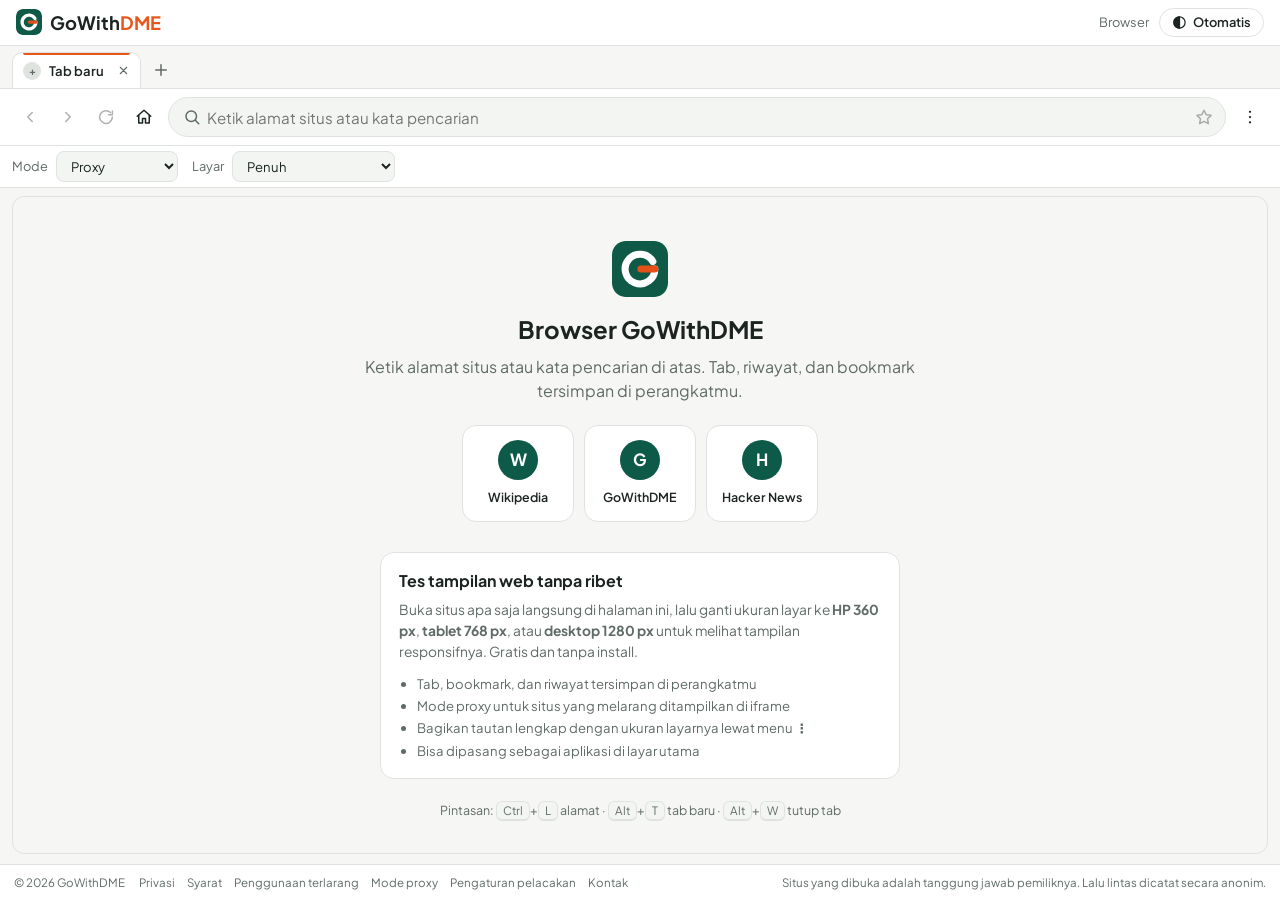
<file: index.html>
<!DOCTYPE html>
<html lang="id">
<head>
<meta charset="UTF-8">
<meta name="viewport" content="width=device-width, initial-scale=1, viewport-fit=cover">
<meta name="color-scheme" content="light dark">
<meta name="theme-color" content="#ffffff" id="themeColor">
<script>(function(){try{var t=JSON.parse(localStorage.getItem("gwd.theme"))||"auto";var d=t==="dark"||(t==="auto"&&matchMedia("(prefers-color-scheme: dark)").matches);document.documentElement.dataset.theme=d?"dark":"light"}catch(e){}})();</script>
<title>Browser Online &amp; Tes Tampilan Web di Layar HP, Tablet, Desktop · GoWithDME</title>
<meta name="description" content="Browser online gratis tanpa install: buka situs di dalam halaman dengan tab, bookmark, dan riwayat, lalu tes tampilan web di layar HP, tablet, dan desktop.">
<link rel="canonical" href="https://browser.gowithdme.com/">
<link rel="manifest" href="manifest.webmanifest">
<meta name="mobile-web-app-capable" content="yes">
<meta name="apple-mobile-web-app-capable" content="yes">
<meta name="apple-mobile-web-app-title" content="GWD Browser">
<meta name="apple-mobile-web-app-status-bar-style" content="default">
<meta property="og:type" content="website">
<meta property="og:site_name" content="GoWithDME">
<meta property="og:locale" content="id_ID">
<meta property="og:url" content="https://browser.gowithdme.com/">
<meta property="og:title" content="Browser GoWithDME: Browser Online &amp; Tes Tampilan Web">
<meta property="og:description" content="Lihat situs di layar HP, tablet, dan desktop. Gratis, tanpa install.">
<meta property="og:image" content="https://browser.gowithdme.com/assets/og-image.png">
<meta property="og:image:width" content="1200">
<meta property="og:image:height" content="630">
<meta property="og:image:alt" content="Browser GoWithDME: tes tampilan web di layar HP, tablet, dan desktop">
<meta name="twitter:card" content="summary_large_image">
<meta name="twitter:title" content="Browser GoWithDME: Browser Online &amp; Tes Tampilan Web">
<meta name="twitter:description" content="Lihat situs di layar HP, tablet, dan desktop. Gratis, tanpa install.">
<meta name="twitter:image" content="https://browser.gowithdme.com/assets/og-image.png">
<script type="application/ld+json">{"@context":"https://schema.org","@type":"WebApplication","name":"Browser GoWithDME","url":"https://browser.gowithdme.com/","description":"Browser online untuk membuka situs dan tes tampilan web di layar HP, tablet, dan desktop.","applicationCategory":"UtilitiesApplication","operatingSystem":"Any","inLanguage":"id","isAccessibleForFree":true,"offers":{"@type":"Offer","price":"0","priceCurrency":"IDR"},"publisher":{"@type":"Organization","name":"GoWithDME","url":"https://gowithdme.com/"}}</script>
<link rel="icon" href="assets/favicon.svg" type="image/svg+xml">
<link rel="icon" href="assets/favicon-32.png" sizes="32x32" type="image/png">
<link rel="icon" href="assets/favicon.ico" sizes="any">
<link rel="apple-touch-icon" href="assets/apple-touch-icon.png">
<link rel="preconnect" href="https://fonts.googleapis.com">
<link rel="preconnect" href="https://fonts.gstatic.com" crossorigin>
<link href="https://fonts.googleapis.com/css2?family=Plus+Jakarta+Sans:wght@400;600;700&display=swap" rel="stylesheet">
<link rel="stylesheet" href="css/style.css">
<link rel="stylesheet" href="css/browser.css">
</head>
<body>

<!-- Ikon (SVG sprite) -->
<svg width="0" height="0" style="position:absolute" aria-hidden="true" focusable="false">
  <defs>
    <symbol id="i-back" viewBox="0 0 24 24"><path d="M15 18l-6-6 6-6"/></symbol>
    <symbol id="i-fwd" viewBox="0 0 24 24"><path d="M9 18l6-6-6-6"/></symbol>
    <symbol id="i-reload" viewBox="0 0 24 24"><path d="M20.5 12a8.5 8.5 0 1 1-2.6-6.1"/><path d="M20.5 4v5h-5"/></symbol>
    <symbol id="i-x" viewBox="0 0 24 24"><path d="M18 6L6 18M6 6l12 12"/></symbol>
    <symbol id="i-home" viewBox="0 0 24 24"><path d="M3 11l9-8 9 8"/><path d="M5 10v10h5v-6h4v6h5V10"/></symbol>
    <symbol id="i-star" viewBox="0 0 24 24"><path d="M12 3l2.9 5.9 6.5.9-4.7 4.6 1.1 6.5L12 17.8 6.2 20.9l1.1-6.5L2.6 9.8l6.5-.9z"/></symbol>
    <symbol id="i-dots" viewBox="0 0 24 24"><path d="M12 5h.01M12 12h.01M12 19h.01" stroke-width="3"/></symbol>
    <symbol id="i-lock" viewBox="0 0 24 24"><rect x="5" y="11" width="14" height="10" rx="2"/><path d="M8 11V8a4 4 0 0 1 8 0v3"/></symbol>
    <symbol id="i-globe" viewBox="0 0 24 24"><circle cx="12" cy="12" r="9"/><path d="M3 12h18M12 3a14 14 0 0 1 0 18M12 3a14 14 0 0 0 0 18"/></symbol>
    <symbol id="i-search" viewBox="0 0 24 24"><circle cx="11" cy="11" r="7"/><path d="M21 21l-4.3-4.3"/></symbol>
    <symbol id="i-plus" viewBox="0 0 24 24"><path d="M12 5v14M5 12h14"/></symbol>
    <symbol id="i-sun" viewBox="0 0 24 24"><circle cx="12" cy="12" r="4"/><path d="M12 2v2M12 20v2M4.9 4.9l1.4 1.4M17.7 17.7l1.4 1.4M2 12h2M20 12h2M4.9 19.1l1.4-1.4M17.7 6.3l1.4-1.4"/></symbol>
    <symbol id="i-moon" viewBox="0 0 24 24"><path d="M20.5 13.2A8.5 8.5 0 1 1 10.8 3.5a6.8 6.8 0 0 0 9.7 9.7z"/></symbol>
    <symbol id="i-auto" viewBox="0 0 24 24"><circle cx="12" cy="12" r="9"/><path d="M12 3a9 9 0 0 0 0 18z" fill="currentColor"/></symbol>
    <symbol id="i-ext" viewBox="0 0 24 24"><path d="M14 4h6v6M20 4l-9 9"/><path d="M18 14v6H4V6h6"/></symbol>
    <symbol id="i-history" viewBox="0 0 24 24"><path d="M3.5 12a8.5 8.5 0 1 0 2.6-6.1"/><path d="M3.5 4v5h5M12 7.5V12l3 2"/></symbol>
    <symbol id="i-alert" viewBox="0 0 24 24"><path d="M12 3l10 18H2z"/><path d="M12 10v5M12 18h.01"/></symbol>
  </defs>
</svg>

<a class="skip" href="#stage">Lompat ke halaman</a>

<div class="chrome" id="chrome">
<header class="top">
  <a class="brand" href="https://gowithdme.com/"><img src="assets/favicon.svg" alt="" width="26" height="26">GoWith<span>DME</span></a>
  <span class="tag">Browser</span>
  <button type="button" class="themeBtn" id="themeBtn" title="Ganti tema" aria-label="Ganti tema"></button>
</header>

<div class="tabs" id="tabs" role="tablist" aria-label="Tab"></div>

<div class="bar toolbar">
  <div class="navgrp">
    <button type="button" class="ib" id="back" title="Mundur (Alt+←)" aria-label="Mundur" disabled><svg class="ic"><use href="#i-back"/></svg></button>
    <button type="button" class="ib" id="fwd" title="Maju (Alt+→)" aria-label="Maju" disabled><svg class="ic"><use href="#i-fwd"/></svg></button>
    <button type="button" class="ib" id="reload" title="Muat ulang" aria-label="Muat ulang" disabled><svg class="ic"><use href="#i-reload"/></svg></button>
    <button type="button" class="ib" id="home" title="Beranda" aria-label="Beranda"><svg class="ic"><use href="#i-home"/></svg></button>
  </div>
  <form id="form" class="omni" novalidate role="search">
    <svg class="ic lead" id="secIcon" aria-hidden="true"><use href="#i-search"/></svg>
    <input id="url" type="text" inputmode="url" autocomplete="off" autocapitalize="off" spellcheck="false"
           placeholder="Ketik alamat situs atau kata pencarian" aria-label="Alamat atau pencarian"
           role="combobox" aria-autocomplete="list" aria-expanded="false" aria-controls="sugg">
    <span class="chip" id="modeChip" hidden></span>
    <button type="button" class="ib inl" id="star" title="Bookmark" aria-label="Bookmark" aria-pressed="false" disabled><svg class="ic"><use href="#i-star"/></svg></button>
    <ul class="sugg" id="sugg" role="listbox" aria-label="Saran" hidden></ul>
  </form>
  <button type="button" class="ib" id="menuBtn" title="Menu" aria-label="Menu" aria-haspopup="true" aria-expanded="false" aria-controls="menu"><svg class="ic"><use href="#i-dots"/></svg></button>
  <div class="menu" id="menu" role="menu" hidden></div>
</div>

<div class="bar opts">
  <label title="Proxy disarankan: situs yang melarang iframe tetap bisa dibuka. Langsung: dimuat apa adanya.">Mode
    <select id="mode">
      <option value="proxy">Proxy</option>
      <option value="direct">Langsung</option>
    </select>
  </label>
  <label>Layar
    <select id="size">
      <option value="0">Penuh</option>
      <option value="360">HP 360 px</option>
      <option value="768">Tablet 768 px</option>
      <option value="1280">Desktop 1280 px</option>
    </select>
  </label>
  <span class="info" id="info" role="status" aria-live="polite"></span>
</div>
</div>

<div class="load" id="load" hidden role="progressbar" aria-label="Memuat"></div>

<div class="notice" id="notice" hidden role="status">
  <svg class="ic"><use href="#i-alert"/></svg>
  <span id="noticeText"></span>
  <span class="acts">
    <button type="button" id="tryProxy" hidden>Coba lewat proxy</button>
    <a id="openTab" href="#" target="_blank" rel="noopener noreferrer">Buka di tab baru <svg class="ic sm"><use href="#i-ext"/></svg></a>
    <button type="button" class="ib sm" id="noticeX" title="Tutup" aria-label="Tutup pemberitahuan"><svg class="ic"><use href="#i-x"/></svg></button>
  </span>
</div>

<div class="toast" id="toast" role="status" aria-live="polite" hidden></div>
<button type="button" class="exitFocus" id="exitFocus" hidden aria-label="Keluar mode fokus">Keluar fokus</button>

<main class="stage" id="stage" aria-label="Halaman" tabindex="-1">
  <div class="empty" id="empty">
    <img class="hero" src="assets/favicon.svg" alt="" width="56" height="56">
    <h1>Browser GoWithDME</h1>
    <p>Ketik alamat situs atau kata pencarian di atas. Tab, riwayat, dan bookmark tersimpan di perangkatmu.</p>
    <div class="dial" id="dial"></div>
    <section class="about" aria-labelledby="aboutH">
      <h2 id="aboutH">Tes tampilan web tanpa ribet</h2>
      <p>Buka situs apa saja langsung di halaman ini, lalu ganti ukuran layar ke <strong>HP 360 px</strong>, <strong>tablet 768 px</strong>, atau <strong>desktop 1280 px</strong> untuk melihat tampilan responsifnya. Gratis dan tanpa install.</p>
      <ul>
        <li>Tab, bookmark, dan riwayat tersimpan di perangkatmu</li>
        <li>Mode proxy untuk situs yang melarang ditampilkan di iframe</li>
        <li>Bagikan tautan lengkap dengan ukuran layarnya lewat menu <strong>⋮</strong></li>
        <li>Bisa dipasang sebagai aplikasi di layar utama</li>
      </ul>
    </section>
    <p class="hint">Pintasan: <kbd>Ctrl</kbd>+<kbd>L</kbd> alamat · <kbd>Alt</kbd>+<kbd>T</kbd> tab baru · <kbd>Alt</kbd>+<kbd>W</kbd> tutup tab</p>
  </div>
</main>

<footer class="foot" id="foot">
  <span class="copy">&copy; 2026 GoWithDME</span>
  <nav aria-label="Informasi legal">
    <a href="legal.html#privasi" target="_blank" rel="noopener">Privasi</a>
    <a href="legal.html#syarat" target="_blank" rel="noopener">Syarat</a>
    <a href="legal.html#larangan" target="_blank" rel="noopener">Penggunaan terlarang</a>
    <a href="legal.html#proxy" target="_blank" rel="noopener">Mode proxy</a>
    <a href="legal.html#pelacakan" target="_blank" rel="noopener">Pengaturan pelacakan</a>
    <a href="legal.html#kontak" target="_blank" rel="noopener">Kontak</a>
  </nav>
  <span class="note">Situs yang dibuka adalah tanggung jawab pemiliknya. Lalu lintas dicatat secara anonim.</span>
</footer>

<noscript><p style="padding:20px;text-align:center">Browser ini membutuhkan JavaScript.</p></noscript>

<script src="js/config.js"></script>
<script src="js/track.js"></script>
<script src="js/moderasi.js"></script>
<script src="js/pwa.js"></script>
<script src="js/browser.js"></script>
</body>
</html>
</file>
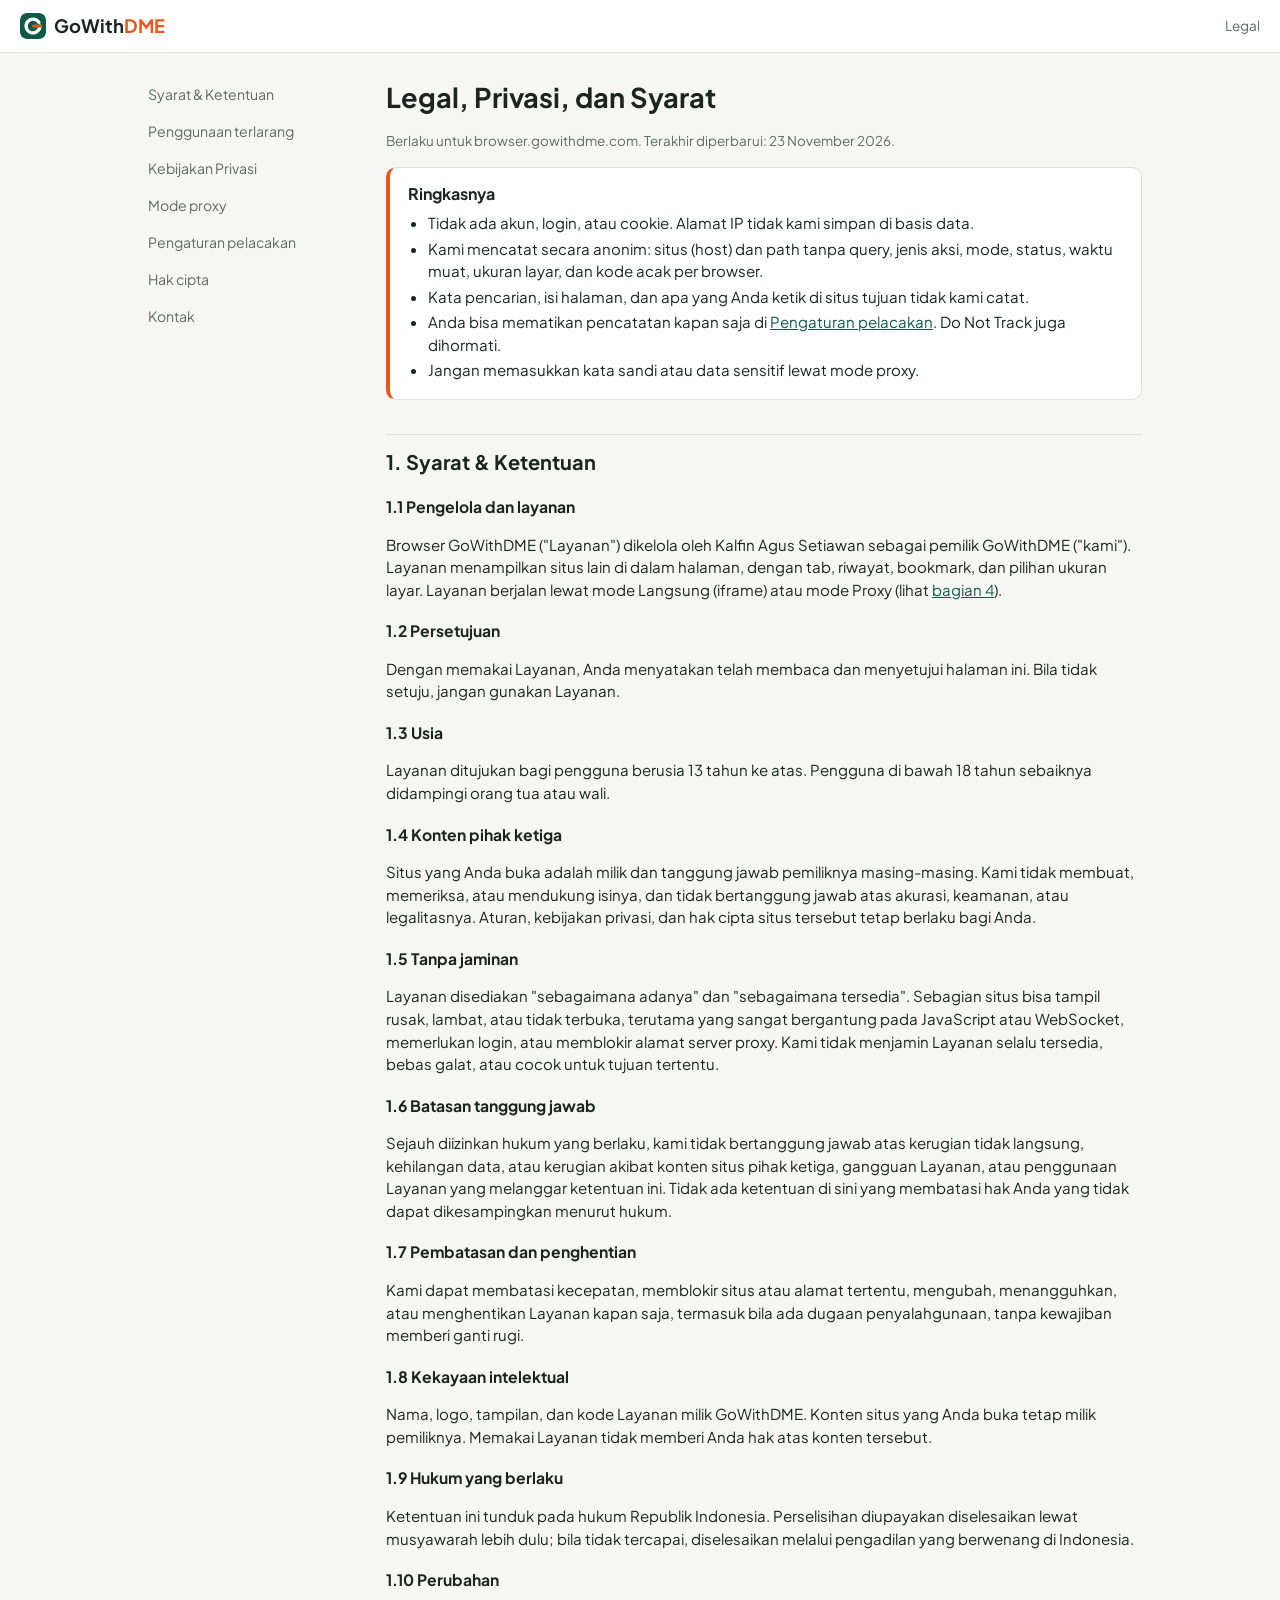
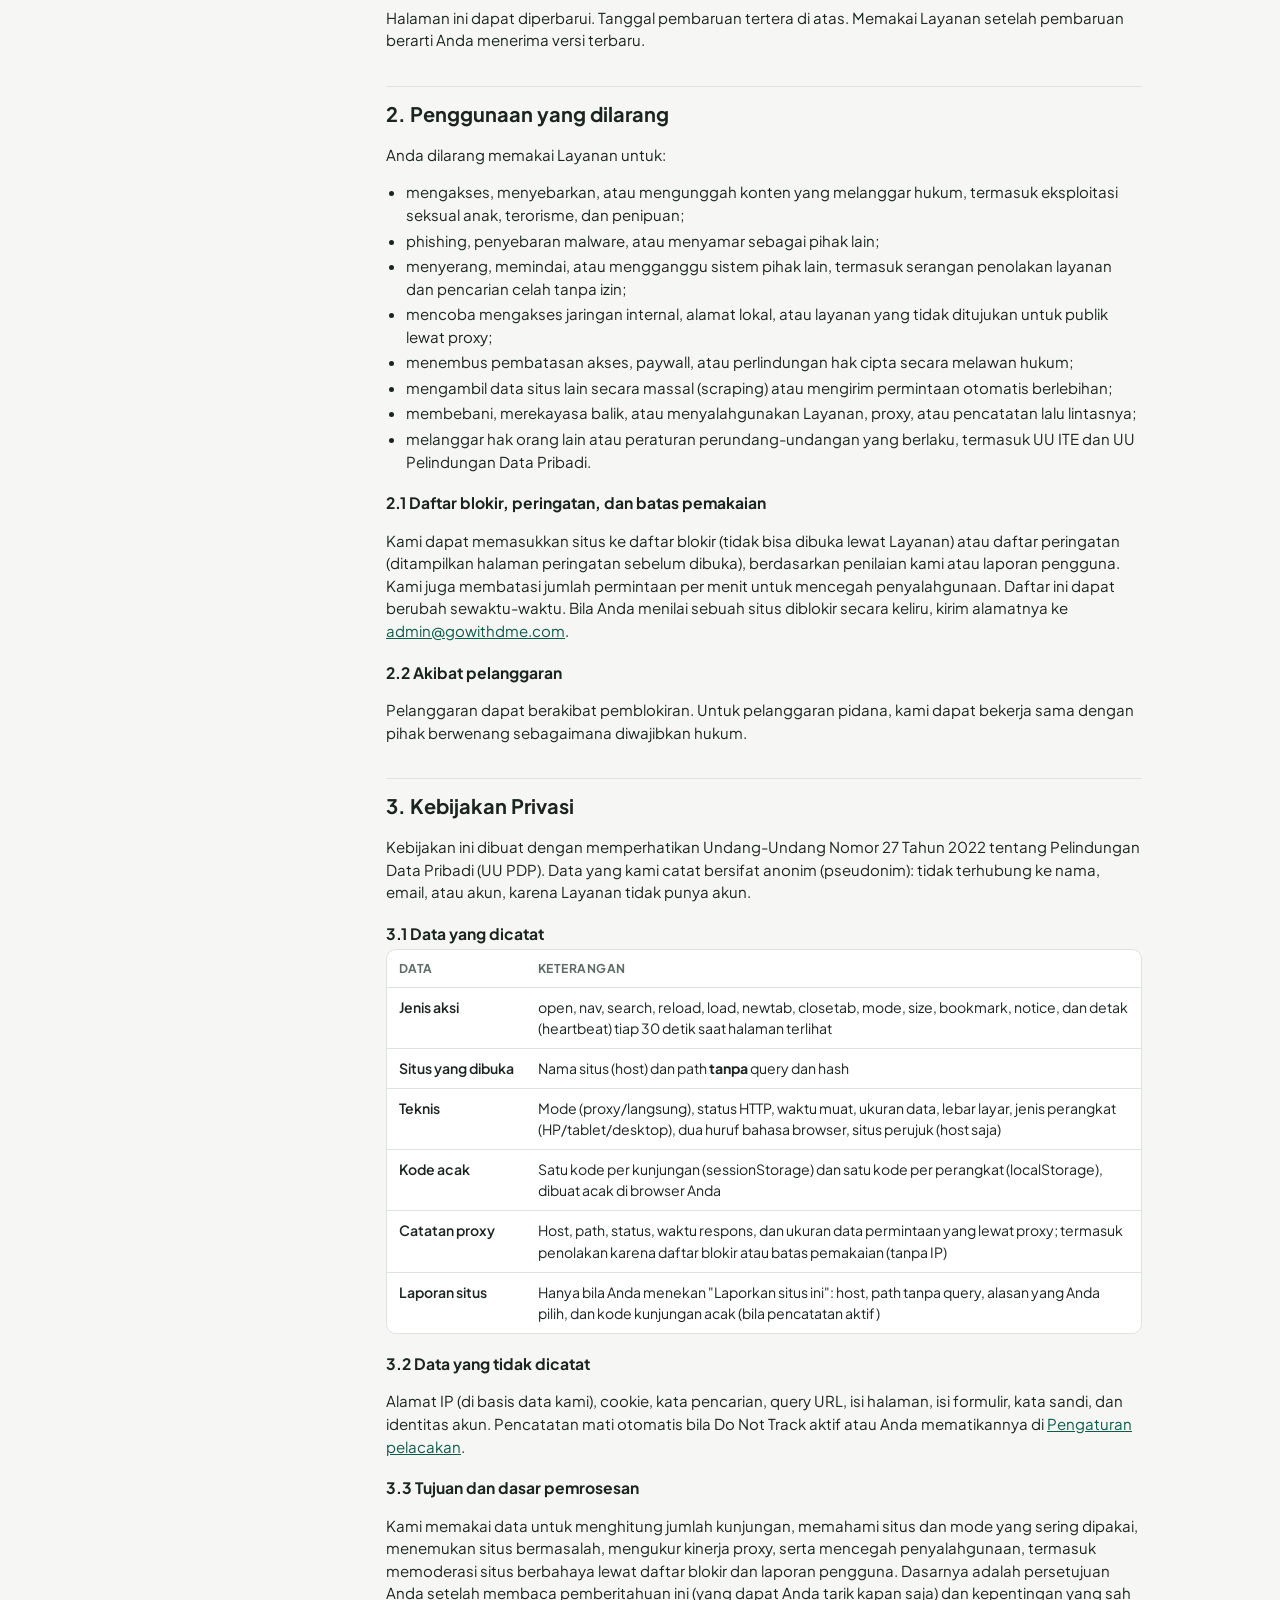
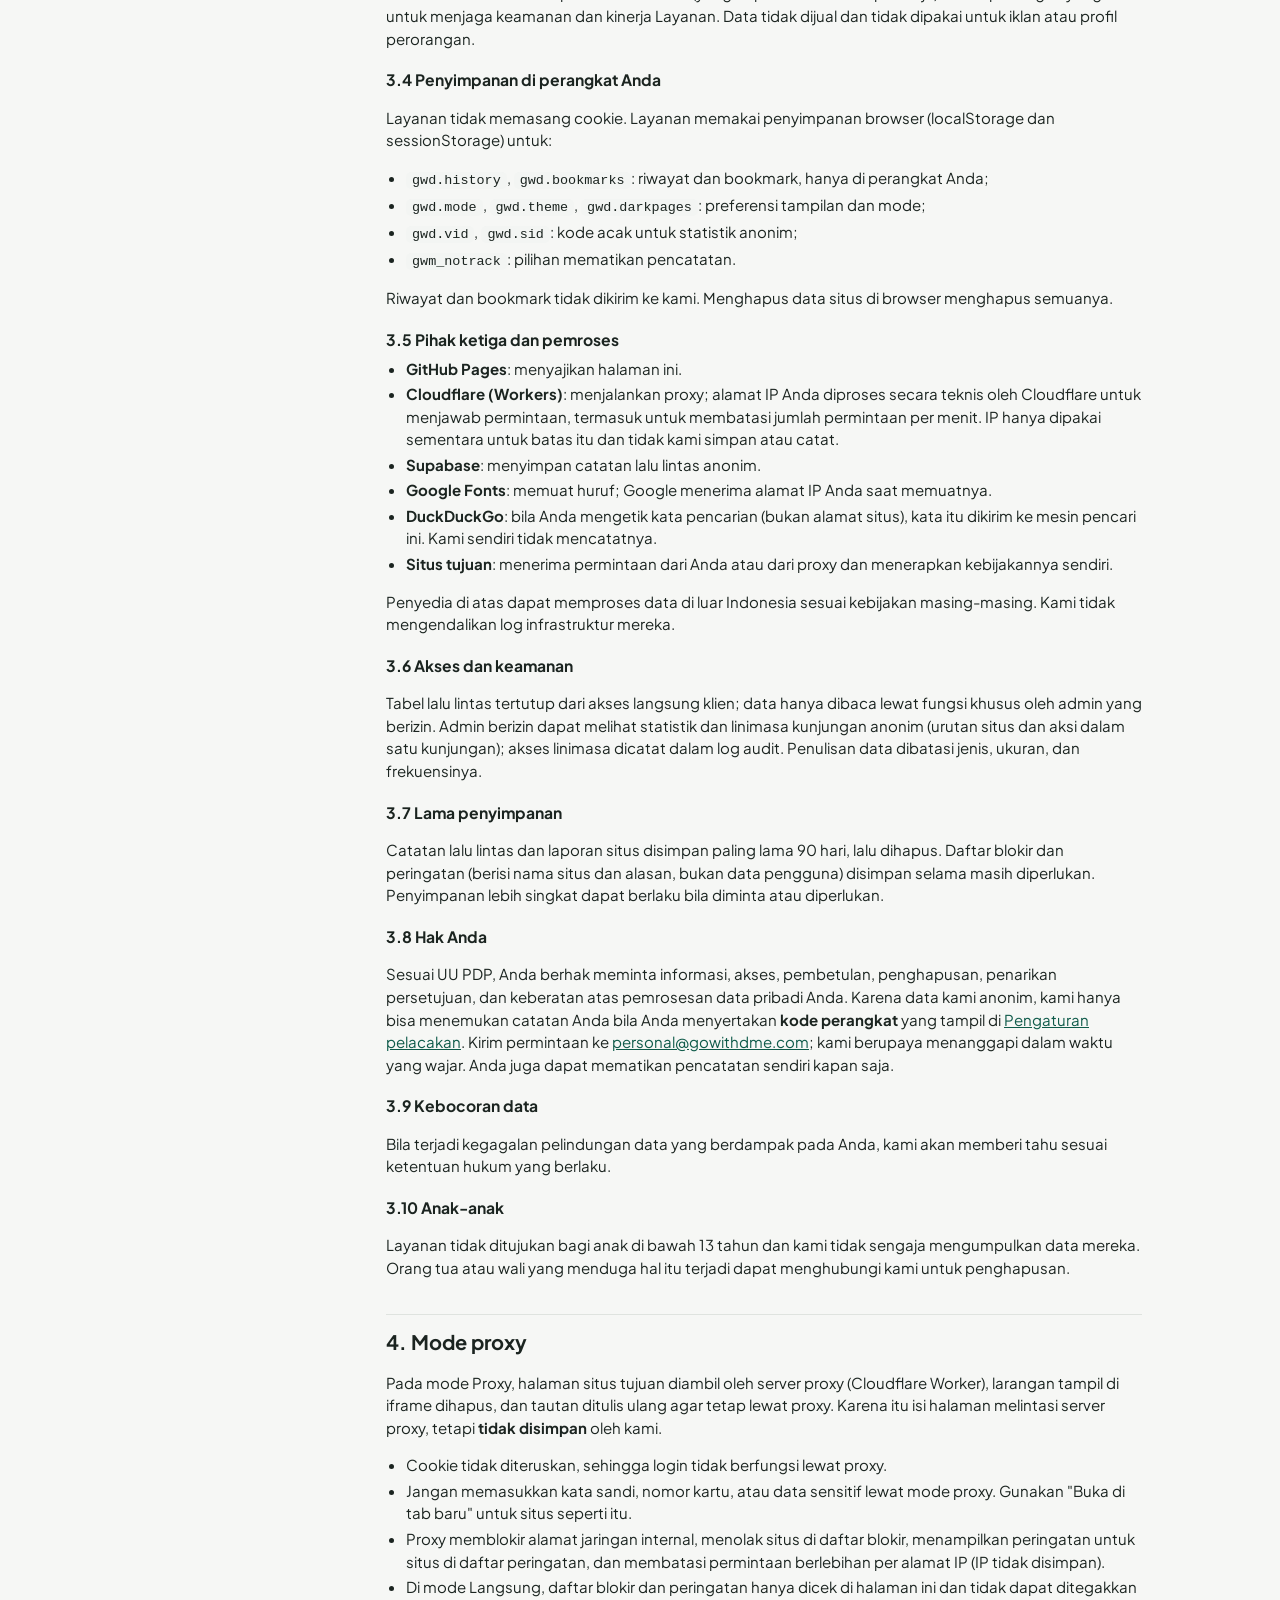
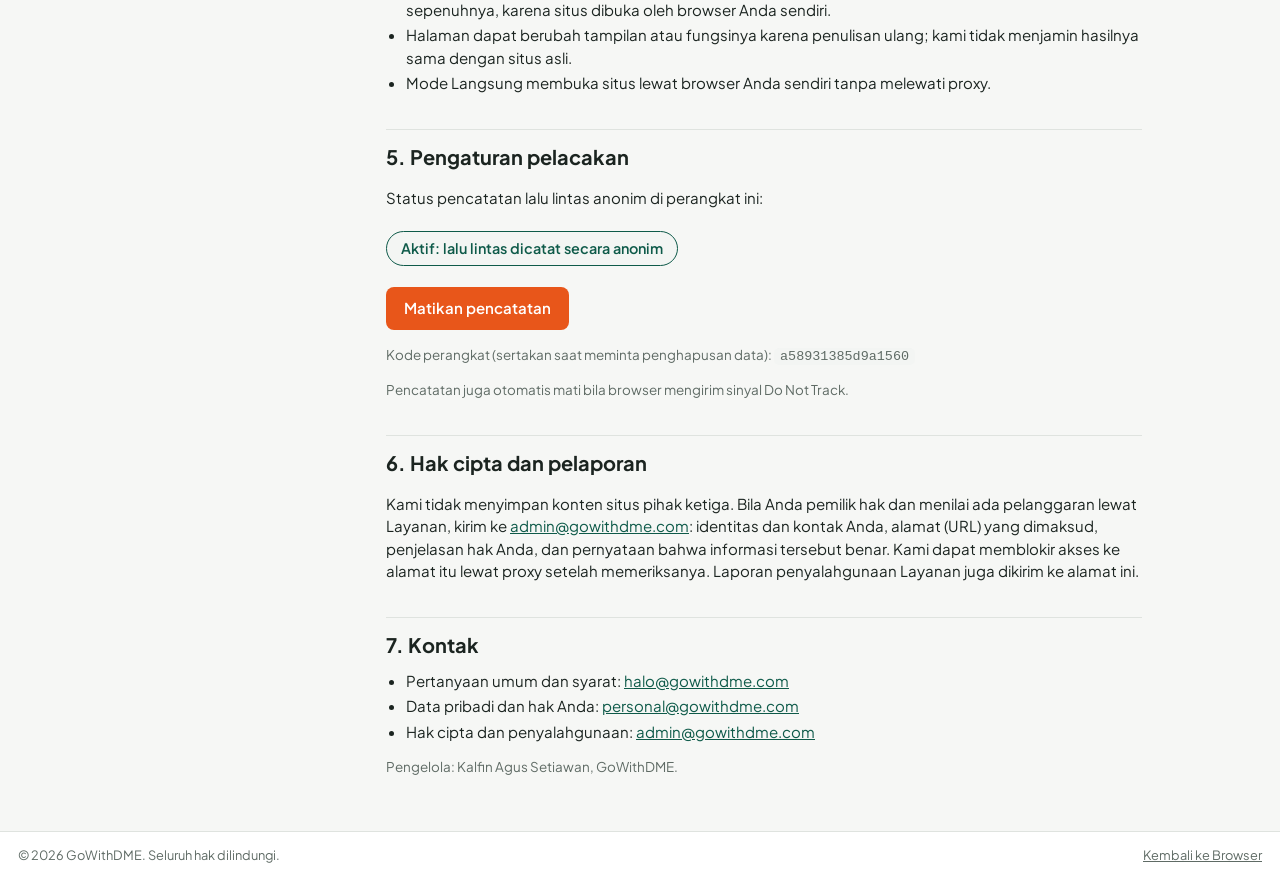
<file: legal.html>
<!DOCTYPE html>
<html lang="id">
<head>
<meta charset="UTF-8">
<meta name="viewport" content="width=device-width, initial-scale=1, viewport-fit=cover">
<meta name="color-scheme" content="light dark">
<script>(function(){try{var t=JSON.parse(localStorage.getItem("gwd.theme"))||"auto";var d=t==="dark"||(t==="auto"&&matchMedia("(prefers-color-scheme: dark)").matches);document.documentElement.dataset.theme=d?"dark":"light"}catch(e){}})();</script>
<title>Legal, Privasi, dan Syarat · Browser GoWithDME</title>
<meta name="description" content="Syarat penggunaan, penggunaan yang dilarang, kebijakan privasi, dan pengaturan pelacakan Browser GoWithDME.">
<link rel="icon" href="assets/favicon.svg" type="image/svg+xml">
<link rel="icon" href="assets/favicon-32.png" sizes="32x32" type="image/png">
<link rel="icon" href="assets/favicon.ico" sizes="any">
<link rel="apple-touch-icon" href="assets/apple-touch-icon.png">
<link rel="preconnect" href="https://fonts.googleapis.com">
<link rel="preconnect" href="https://fonts.gstatic.com" crossorigin>
<link href="https://fonts.googleapis.com/css2?family=Plus+Jakarta+Sans:wght@400;600;700&display=swap" rel="stylesheet">
<link rel="stylesheet" href="css/style.css">
<link rel="stylesheet" href="css/legal.css">
</head>
<body class="legal">
<header class="top">
  <a class="brand" href="./"><img src="assets/favicon.svg" alt="" width="26" height="26">GoWith<span>DME</span></a>
  <span class="tag">Legal</span>
</header>

<div class="wrap">
<nav class="toc" aria-label="Daftar isi">
  <a href="#syarat">Syarat &amp; Ketentuan</a>
  <a href="#larangan">Penggunaan terlarang</a>
  <a href="#privasi">Kebijakan Privasi</a>
  <a href="#proxy">Mode proxy</a>
  <a href="#pelacakan">Pengaturan pelacakan</a>
  <a href="#hak-cipta">Hak cipta</a>
  <a href="#kontak">Kontak</a>
</nav>

<main>
<h1>Legal, Privasi, dan Syarat</h1>
<p class="meta">Berlaku untuk browser.gowithdme.com. Terakhir diperbarui: 23 November 2026.</p>

<div class="sum">
  <b>Ringkasnya</b>
  <ul>
    <li>Tidak ada akun, login, atau cookie. Alamat IP tidak kami simpan di basis data.</li>
    <li>Kami mencatat secara anonim: situs (host) dan path tanpa query, jenis aksi, mode, status, waktu muat, ukuran layar, dan kode acak per browser.</li>
    <li>Kata pencarian, isi halaman, dan apa yang Anda ketik di situs tujuan tidak kami catat.</li>
    <li>Anda bisa mematikan pencatatan kapan saja di <a href="#pelacakan">Pengaturan pelacakan</a>. Do Not Track juga dihormati.</li>
    <li>Jangan memasukkan kata sandi atau data sensitif lewat mode proxy.</li>
  </ul>
</div>

<section id="syarat">
<h2>1. Syarat &amp; Ketentuan</h2>
<h3>1.1 Pengelola dan layanan</h3>
<p>Browser GoWithDME ("Layanan") dikelola oleh Kalfin Agus Setiawan sebagai pemilik GoWithDME ("kami"). Layanan menampilkan situs lain di dalam halaman, dengan tab, riwayat, bookmark, dan pilihan ukuran layar. Layanan berjalan lewat mode Langsung (iframe) atau mode Proxy (lihat <a href="#proxy">bagian 4</a>).</p>
<h3>1.2 Persetujuan</h3>
<p>Dengan memakai Layanan, Anda menyatakan telah membaca dan menyetujui halaman ini. Bila tidak setuju, jangan gunakan Layanan.</p>
<h3>1.3 Usia</h3>
<p>Layanan ditujukan bagi pengguna berusia 13 tahun ke atas. Pengguna di bawah 18 tahun sebaiknya didampingi orang tua atau wali.</p>
<h3>1.4 Konten pihak ketiga</h3>
<p>Situs yang Anda buka adalah milik dan tanggung jawab pemiliknya masing-masing. Kami tidak membuat, memeriksa, atau mendukung isinya, dan tidak bertanggung jawab atas akurasi, keamanan, atau legalitasnya. Aturan, kebijakan privasi, dan hak cipta situs tersebut tetap berlaku bagi Anda.</p>
<h3>1.5 Tanpa jaminan</h3>
<p>Layanan disediakan "sebagaimana adanya" dan "sebagaimana tersedia". Sebagian situs bisa tampil rusak, lambat, atau tidak terbuka, terutama yang sangat bergantung pada JavaScript atau WebSocket, memerlukan login, atau memblokir alamat server proxy. Kami tidak menjamin Layanan selalu tersedia, bebas galat, atau cocok untuk tujuan tertentu.</p>
<h3>1.6 Batasan tanggung jawab</h3>
<p>Sejauh diizinkan hukum yang berlaku, kami tidak bertanggung jawab atas kerugian tidak langsung, kehilangan data, atau kerugian akibat konten situs pihak ketiga, gangguan Layanan, atau penggunaan Layanan yang melanggar ketentuan ini. Tidak ada ketentuan di sini yang membatasi hak Anda yang tidak dapat dikesampingkan menurut hukum.</p>
<h3>1.7 Pembatasan dan penghentian</h3>
<p>Kami dapat membatasi kecepatan, memblokir situs atau alamat tertentu, mengubah, menangguhkan, atau menghentikan Layanan kapan saja, termasuk bila ada dugaan penyalahgunaan, tanpa kewajiban memberi ganti rugi.</p>
<h3>1.8 Kekayaan intelektual</h3>
<p>Nama, logo, tampilan, dan kode Layanan milik GoWithDME. Konten situs yang Anda buka tetap milik pemiliknya. Memakai Layanan tidak memberi Anda hak atas konten tersebut.</p>
<h3>1.9 Hukum yang berlaku</h3>
<p>Ketentuan ini tunduk pada hukum Republik Indonesia. Perselisihan diupayakan diselesaikan lewat musyawarah lebih dulu; bila tidak tercapai, diselesaikan melalui pengadilan yang berwenang di Indonesia.</p>
<h3>1.10 Perubahan</h3>
<p>Halaman ini dapat diperbarui. Tanggal pembaruan tertera di atas. Memakai Layanan setelah pembaruan berarti Anda menerima versi terbaru.</p>
</section>

<section id="larangan">
<h2>2. Penggunaan yang dilarang</h2>
<p>Anda dilarang memakai Layanan untuk:</p>
<ul>
  <li>mengakses, menyebarkan, atau mengunggah konten yang melanggar hukum, termasuk eksploitasi seksual anak, terorisme, dan penipuan;</li>
  <li>phishing, penyebaran malware, atau menyamar sebagai pihak lain;</li>
  <li>menyerang, memindai, atau mengganggu sistem pihak lain, termasuk serangan penolakan layanan dan pencarian celah tanpa izin;</li>
  <li>mencoba mengakses jaringan internal, alamat lokal, atau layanan yang tidak ditujukan untuk publik lewat proxy;</li>
  <li>menembus pembatasan akses, paywall, atau perlindungan hak cipta secara melawan hukum;</li>
  <li>mengambil data situs lain secara massal (scraping) atau mengirim permintaan otomatis berlebihan;</li>
  <li>membebani, merekayasa balik, atau menyalahgunakan Layanan, proxy, atau pencatatan lalu lintasnya;</li>
  <li>melanggar hak orang lain atau peraturan perundang-undangan yang berlaku, termasuk UU ITE dan UU Pelindungan Data Pribadi.</li>
</ul>
<h3>2.1 Daftar blokir, peringatan, dan batas pemakaian</h3>
<p>Kami dapat memasukkan situs ke daftar blokir (tidak bisa dibuka lewat Layanan) atau daftar peringatan (ditampilkan halaman peringatan sebelum dibuka), berdasarkan penilaian kami atau laporan pengguna. Kami juga membatasi jumlah permintaan per menit untuk mencegah penyalahgunaan. Daftar ini dapat berubah sewaktu-waktu. Bila Anda menilai sebuah situs diblokir secara keliru, kirim alamatnya ke <a href="mailto:admin@gowithdme.com">admin@gowithdme.com</a>.</p>
<h3>2.2 Akibat pelanggaran</h3>
<p>Pelanggaran dapat berakibat pemblokiran. Untuk pelanggaran pidana, kami dapat bekerja sama dengan pihak berwenang sebagaimana diwajibkan hukum.</p>
</section>

<section id="privasi">
<h2>3. Kebijakan Privasi</h2>
<p>Kebijakan ini dibuat dengan memperhatikan Undang-Undang Nomor 27 Tahun 2022 tentang Pelindungan Data Pribadi (UU PDP). Data yang kami catat bersifat anonim (pseudonim): tidak terhubung ke nama, email, atau akun, karena Layanan tidak punya akun.</p>

<h3>3.1 Data yang dicatat</h3>
<div class="tw"><table>
<thead><tr><th>Data</th><th>Keterangan</th></tr></thead>
<tbody>
<tr><td>Jenis aksi</td><td>open, nav, search, reload, load, newtab, closetab, mode, size, bookmark, notice, dan detak (heartbeat) tiap 30 detik saat halaman terlihat</td></tr>
<tr><td>Situs yang dibuka</td><td>Nama situs (host) dan path <b>tanpa</b> query dan hash</td></tr>
<tr><td>Teknis</td><td>Mode (proxy/langsung), status HTTP, waktu muat, ukuran data, lebar layar, jenis perangkat (HP/tablet/desktop), dua huruf bahasa browser, situs perujuk (host saja)</td></tr>
<tr><td>Kode acak</td><td>Satu kode per kunjungan (sessionStorage) dan satu kode per perangkat (localStorage), dibuat acak di browser Anda</td></tr>
<tr><td>Catatan proxy</td><td>Host, path, status, waktu respons, dan ukuran data permintaan yang lewat proxy; termasuk penolakan karena daftar blokir atau batas pemakaian (tanpa IP)</td></tr>
<tr><td>Laporan situs</td><td>Hanya bila Anda menekan "Laporkan situs ini": host, path tanpa query, alasan yang Anda pilih, dan kode kunjungan acak (bila pencatatan aktif)</td></tr>
</tbody></table></div>

<h3>3.2 Data yang tidak dicatat</h3>
<p>Alamat IP (di basis data kami), cookie, kata pencarian, query URL, isi halaman, isi formulir, kata sandi, dan identitas akun. Pencatatan mati otomatis bila Do Not Track aktif atau Anda mematikannya di <a href="#pelacakan">Pengaturan pelacakan</a>.</p>

<h3>3.3 Tujuan dan dasar pemrosesan</h3>
<p>Kami memakai data untuk menghitung jumlah kunjungan, memahami situs dan mode yang sering dipakai, menemukan situs bermasalah, mengukur kinerja proxy, serta mencegah penyalahgunaan, termasuk memoderasi situs berbahaya lewat daftar blokir dan laporan pengguna. Dasarnya adalah persetujuan Anda setelah membaca pemberitahuan ini (yang dapat Anda tarik kapan saja) dan kepentingan yang sah untuk menjaga keamanan dan kinerja Layanan. Data tidak dijual dan tidak dipakai untuk iklan atau profil perorangan.</p>

<h3>3.4 Penyimpanan di perangkat Anda</h3>
<p>Layanan tidak memasang cookie. Layanan memakai penyimpanan browser (localStorage dan sessionStorage) untuk:</p>
<ul>
  <li><code>gwd.history</code>, <code>gwd.bookmarks</code>: riwayat dan bookmark, hanya di perangkat Anda;</li>
  <li><code>gwd.mode</code>, <code>gwd.theme</code>, <code>gwd.darkpages</code>: preferensi tampilan dan mode;</li>
  <li><code>gwd.vid</code>, <code>gwd.sid</code>: kode acak untuk statistik anonim;</li>
  <li><code>gwm_notrack</code>: pilihan mematikan pencatatan.</li>
</ul>
<p>Riwayat dan bookmark tidak dikirim ke kami. Menghapus data situs di browser menghapus semuanya.</p>

<h3>3.5 Pihak ketiga dan pemroses</h3>
<ul>
  <li><b>GitHub Pages</b>: menyajikan halaman ini.</li>
  <li><b>Cloudflare (Workers)</b>: menjalankan proxy; alamat IP Anda diproses secara teknis oleh Cloudflare untuk menjawab permintaan, termasuk untuk membatasi jumlah permintaan per menit. IP hanya dipakai sementara untuk batas itu dan tidak kami simpan atau catat.</li>
  <li><b>Supabase</b>: menyimpan catatan lalu lintas anonim.</li>
  <li><b>Google Fonts</b>: memuat huruf; Google menerima alamat IP Anda saat memuatnya.</li>
  <li><b>DuckDuckGo</b>: bila Anda mengetik kata pencarian (bukan alamat situs), kata itu dikirim ke mesin pencari ini. Kami sendiri tidak mencatatnya.</li>
  <li><b>Situs tujuan</b>: menerima permintaan dari Anda atau dari proxy dan menerapkan kebijakannya sendiri.</li>
</ul>
<p>Penyedia di atas dapat memproses data di luar Indonesia sesuai kebijakan masing-masing. Kami tidak mengendalikan log infrastruktur mereka.</p>

<h3>3.6 Akses dan keamanan</h3>
<p>Tabel lalu lintas tertutup dari akses langsung klien; data hanya dibaca lewat fungsi khusus oleh admin yang berizin. Admin berizin dapat melihat statistik dan linimasa kunjungan anonim (urutan situs dan aksi dalam satu kunjungan); akses linimasa dicatat dalam log audit. Penulisan data dibatasi jenis, ukuran, dan frekuensinya.</p>

<h3>3.7 Lama penyimpanan</h3>
<p>Catatan lalu lintas dan laporan situs disimpan paling lama 90 hari, lalu dihapus. Daftar blokir dan peringatan (berisi nama situs dan alasan, bukan data pengguna) disimpan selama masih diperlukan. Penyimpanan lebih singkat dapat berlaku bila diminta atau diperlukan.</p>

<h3>3.8 Hak Anda</h3>
<p>Sesuai UU PDP, Anda berhak meminta informasi, akses, pembetulan, penghapusan, penarikan persetujuan, dan keberatan atas pemrosesan data pribadi Anda. Karena data kami anonim, kami hanya bisa menemukan catatan Anda bila Anda menyertakan <b>kode perangkat</b> yang tampil di <a href="#pelacakan">Pengaturan pelacakan</a>. Kirim permintaan ke <a href="mailto:personal@gowithdme.com">personal@gowithdme.com</a>; kami berupaya menanggapi dalam waktu yang wajar. Anda juga dapat mematikan pencatatan sendiri kapan saja.</p>

<h3>3.9 Kebocoran data</h3>
<p>Bila terjadi kegagalan pelindungan data yang berdampak pada Anda, kami akan memberi tahu sesuai ketentuan hukum yang berlaku.</p>

<h3>3.10 Anak-anak</h3>
<p>Layanan tidak ditujukan bagi anak di bawah 13 tahun dan kami tidak sengaja mengumpulkan data mereka. Orang tua atau wali yang menduga hal itu terjadi dapat menghubungi kami untuk penghapusan.</p>
</section>

<section id="proxy">
<h2>4. Mode proxy</h2>
<p>Pada mode Proxy, halaman situs tujuan diambil oleh server proxy (Cloudflare Worker), larangan tampil di iframe dihapus, dan tautan ditulis ulang agar tetap lewat proxy. Karena itu isi halaman melintasi server proxy, tetapi <b>tidak disimpan</b> oleh kami.</p>
<ul>
  <li>Cookie tidak diteruskan, sehingga login tidak berfungsi lewat proxy.</li>
  <li>Jangan memasukkan kata sandi, nomor kartu, atau data sensitif lewat mode proxy. Gunakan "Buka di tab baru" untuk situs seperti itu.</li>
  <li>Proxy memblokir alamat jaringan internal, menolak situs di daftar blokir, menampilkan peringatan untuk situs di daftar peringatan, dan membatasi permintaan berlebihan per alamat IP (IP tidak disimpan).</li>
  <li>Di mode Langsung, daftar blokir dan peringatan hanya dicek di halaman ini dan tidak dapat ditegakkan sepenuhnya, karena situs dibuka oleh browser Anda sendiri.</li>
  <li>Halaman dapat berubah tampilan atau fungsinya karena penulisan ulang; kami tidak menjamin hasilnya sama dengan situs asli.</li>
  <li>Mode Langsung membuka situs lewat browser Anda sendiri tanpa melewati proxy.</li>
</ul>
</section>

<section id="pelacakan">
<h2>5. Pengaturan pelacakan</h2>
<p>Status pencatatan lalu lintas anonim di perangkat ini:</p>
<p class="state" id="ntState" role="status" aria-live="polite">Memeriksa…</p>
<p><button type="button" class="btn" id="ntBtn">Ubah</button></p>
<p class="meta">Kode perangkat (sertakan saat meminta penghapusan data): <code id="vidBox">–</code></p>
<p class="meta">Pencatatan juga otomatis mati bila browser mengirim sinyal Do Not Track.</p>
</section>

<section id="hak-cipta">
<h2>6. Hak cipta dan pelaporan</h2>
<p>Kami tidak menyimpan konten situs pihak ketiga. Bila Anda pemilik hak dan menilai ada pelanggaran lewat Layanan, kirim ke <a href="mailto:admin@gowithdme.com">admin@gowithdme.com</a>: identitas dan kontak Anda, alamat (URL) yang dimaksud, penjelasan hak Anda, dan pernyataan bahwa informasi tersebut benar. Kami dapat memblokir akses ke alamat itu lewat proxy setelah memeriksanya. Laporan penyalahgunaan Layanan juga dikirim ke alamat ini.</p>
</section>

<section id="kontak">
<h2>7. Kontak</h2>
<ul>
  <li>Pertanyaan umum dan syarat: <a href="mailto:halo@gowithdme.com">halo@gowithdme.com</a></li>
  <li>Data pribadi dan hak Anda: <a href="mailto:personal@gowithdme.com">personal@gowithdme.com</a></li>
  <li>Hak cipta dan penyalahgunaan: <a href="mailto:admin@gowithdme.com">admin@gowithdme.com</a></li>
</ul>
<p class="meta">Pengelola: Kalfin Agus Setiawan, GoWithDME.</p>
</section>
</main>
</div>

<footer class="foot">
  <span>&copy; 2026 GoWithDME. Seluruh hak dilindungi.</span>
  <a href="./">Kembali ke Browser</a>
</footer>
<script src="js/legal.js"></script>
</body>
</html>
</file>
<file: css/style.css>
:root{--green:#0e5a49;--green-dark:#0a4337;--orange:#e8561a;--bg:#f6f7f5;--card:#fff;--line:#dfe3df;--text:#1b2420;--muted:#5f6b65;--err:#b3261e;--r:10px;--hover:#eef1ee;--field:#f3f5f3}
[data-theme=dark]{--green:#3fbf9f;--green-dark:#bfeadf;--orange:#ff7a3d;--bg:#0e1311;--card:#161c19;--line:#2a332f;--text:#e8eeea;--muted:#9aa7a0;--err:#ff8a80;--hover:#222b27;--field:#1d2521;color-scheme:dark}
*{box-sizing:border-box}
html,body{margin:0}
body{font-family:"Plus Jakarta Sans",system-ui,-apple-system,"Segoe UI",Roboto,sans-serif;background:var(--bg);color:var(--text);line-height:1.5}
:focus-visible{outline:3px solid var(--orange);outline-offset:2px}

.top{display:flex;align-items:center;justify-content:space-between;padding:12px 20px;background:var(--card);border-bottom:1px solid var(--line)}
.brand{font-weight:700;font-size:1.15rem;color:var(--text);text-decoration:none}
.brand span{color:var(--orange)}
.tag{font-size:.85rem;color:var(--muted)}

.layout{display:grid;grid-template-columns:300px 1fr;gap:16px;padding:16px;max-width:1400px;margin:0 auto}
.panel{background:var(--card);border:1px solid var(--line);border-radius:var(--r);align-self:start;overflow:hidden}
.timer{padding:12px 16px;background:#e6f1ee;color:var(--green-dark);font-size:.9rem}
.timer.warn{background:#fde8e1;color:var(--err);font-weight:600}
form{padding:12px 16px 16px;display:flex;flex-direction:column;gap:6px}
label{font-size:.8rem;color:var(--muted);margin-top:6px}
select,input{font:inherit;padding:10px 12px;border:1px solid var(--line);border-radius:8px;background:var(--card);color:var(--text);width:100%}
button{font:inherit;font-weight:600;padding:11px 14px;border-radius:8px;border:1px solid transparent;cursor:pointer;margin-top:12px}
button:disabled{opacity:.6;cursor:wait}
.primary{background:var(--orange);color:#fff}
.primary:hover:not(:disabled){background:#cf4812}
.ghost{background:#fff;border-color:var(--line);color:var(--text)}
.msg{margin:0;padding:0 16px 16px;font-size:.9rem;color:var(--err)}

.stage{background:var(--card);border:1px solid var(--line);border-radius:var(--r);min-height:70vh;display:flex;overflow:hidden}
.stage iframe{flex:1;width:100%;border:0;background:#fff}
.empty{margin:auto;padding:24px;max-width:420px;text-align:center}
.empty h1{font-size:1.4rem;margin:0 0 8px}
.empty p{margin:0;color:var(--muted)}

@media (max-width:899px){
  .layout{grid-template-columns:1fr;padding:12px}
  .stage{min-height:65vh}
}
@media (prefers-reduced-motion:reduce){*{transition:none!important;animation:none!important}}
</file>
<file: css/browser.css>
/* Tampilan browser. Memakai variabel warna dari style.css (terang/gelap).
   Urutan: dasar > header > tab > toolbar > omnibox > menu > panggung > pemberitahuan > responsif. */

/* ---------- dasar ---------- */
:root{--shadow:0 8px 28px rgba(0,0,0,.22);--bar-h:44px;--tab-h:36px}
[data-theme=dark]{--shadow:0 8px 28px rgba(0,0,0,.55)}
[hidden]{display:none!important}
html{-webkit-text-size-adjust:100%}
body{display:flex;flex-direction:column;height:100vh;height:100dvh;overflow:hidden;padding:0;transition:background .2s,color .2s}
button{margin:0;font-family:inherit}
button:disabled{cursor:default}
form{padding:0;display:block}
label{margin:0}
kbd{font:inherit;font-size:.72rem;padding:1px 6px;border:1px solid var(--line);border-bottom-width:2px;border-radius:6px;background:var(--field)}

.ic{width:18px;height:18px;fill:none;stroke:currentColor;stroke-width:2;stroke-linecap:round;stroke-linejoin:round;flex:none;display:block}
.ic.sm{width:14px;height:14px}

.skip{position:absolute;left:-999px;top:0;z-index:100;padding:8px 14px;background:var(--text);color:var(--card);border-radius:0 0 8px 0}
.skip:focus{left:0}

/* ---------- header (bisa menghilang saat scroll di HP, lihat setChrome di browser.js) ---------- */
.chrome{flex:none;position:relative;z-index:25;transition:margin-top .22s ease}

.top{flex:none;gap:10px;padding:calc(8px + env(safe-area-inset-top)) 16px 8px}
.top .tag{margin-left:auto;font-size:.8rem}
.brand{display:inline-flex;align-items:center}
.brand img{border-radius:7px;display:block;margin-right:8px}
.themeBtn{display:inline-flex;align-items:center;gap:6px;padding:6px 12px;border:1px solid var(--line);background:var(--card);color:var(--text);border-radius:999px;font-size:.8rem;font-weight:600;line-height:1;cursor:pointer}
.themeBtn:hover{background:var(--hover)}
.themeBtn .ic{width:15px;height:15px}

/* ---------- tab ---------- */
.tabs{display:flex;align-items:flex-end;gap:2px;padding:6px 12px 0;background:var(--bg);overflow-x:auto;overflow-y:hidden;scrollbar-width:none;flex:none;min-height:calc(var(--tab-h) + 6px)}
.tabs::-webkit-scrollbar{display:none}
.tab{position:relative;display:flex;align-items:center;gap:8px;min-width:120px;max-width:210px;height:var(--tab-h);padding:0 6px 0 10px;border:1px solid transparent;border-bottom:0;border-radius:10px 10px 0 0;font-size:.82rem;cursor:pointer;flex:none;color:var(--muted);user-select:none}
.tab:hover{background:var(--hover)}
.tab[aria-selected=true]{background:var(--card);color:var(--text);font-weight:600;border-color:var(--line)}
.tab[aria-selected=true]::before{content:"";position:absolute;left:10px;right:10px;top:0;height:2px;border-radius:0 0 2px 2px;background:var(--orange)}
.tab[aria-selected=true]::after{content:"";position:absolute;left:0;right:0;bottom:-1px;height:1px;background:var(--card)}
.tab .fav{width:18px;height:18px;border-radius:50%;display:grid;place-items:center;flex:none;background:var(--green);color:var(--card);font-size:.66rem;font-weight:700;text-transform:uppercase}
.tab.new .fav{background:var(--line);color:var(--muted)}
.tab.loading .fav{background:none;border:2px solid var(--line);border-top-color:var(--orange);color:transparent;animation:spin .8s linear infinite}
.tab .ttl{overflow:hidden;text-overflow:ellipsis;white-space:nowrap;flex:1;min-width:0}
.tab .x{display:grid;place-items:center;width:22px;height:22px;padding:0;border:0;background:none;color:var(--muted);border-radius:6px;cursor:pointer;flex:none}
.tab .x:hover{background:var(--line);color:var(--text)}
.tab .x .ic{width:13px;height:13px}
.newtab{display:grid;place-items:center;width:32px;height:30px;margin:0 0 3px 2px;padding:0;background:none;border:0;border-radius:8px;color:var(--muted);flex:none;cursor:pointer}
.newtab:hover{background:var(--hover);color:var(--text)}
@keyframes spin{to{transform:rotate(360deg)}}

/* ---------- toolbar ---------- */
.bar{position:relative;display:flex;align-items:center;gap:6px;padding:8px 12px;background:var(--card);border-bottom:1px solid var(--line);flex:none}
.toolbar{border-top:1px solid var(--line)}
.navgrp{display:flex;gap:2px}
.ib{display:grid;place-items:center;width:36px;height:36px;padding:0;background:none;border:0;border-radius:10px;color:var(--text);cursor:pointer;flex:none;line-height:1}
.ib:hover:not(:disabled){background:var(--hover)}
.ib:active:not(:disabled){background:var(--line)}
.ib:disabled{opacity:.35}
.ib.sm{width:28px;height:28px;border-radius:8px}
.ib.sm .ic{width:14px;height:14px}
.ib.inl{width:30px;height:30px;border-radius:999px}
.ib.on{color:var(--orange)}
.ib.on .ic path{fill:currentColor}

/* ---------- omnibox ---------- */
.omni{position:relative;flex:1;min-width:0;display:flex;flex-direction:row;align-items:center;gap:6px;height:40px;padding:0 6px 0 14px;background:var(--field);border:1px solid var(--line);border-radius:999px;transition:border-color .15s,box-shadow .15s,background .15s}
.omni:focus-within{border-color:var(--orange);background:var(--card);box-shadow:0 0 0 3px color-mix(in srgb,var(--orange) 25%,transparent)}
.omni .lead{color:var(--muted)}
.omni .lead.ok{color:var(--green)}
.omni input{flex:1;min-width:0;width:auto;height:100%;padding:0;border:0;background:none;font-size:.95rem;color:var(--text);outline:none;text-overflow:ellipsis}
.chip{flex:none;padding:3px 9px;border-radius:999px;font-size:.7rem;font-weight:700;letter-spacing:.02em;background:color-mix(in srgb,var(--green) 16%,transparent);color:var(--green)}
.chip.direct{background:color-mix(in srgb,var(--orange) 16%,transparent);color:var(--orange)}

.sugg{position:absolute;left:0;right:0;top:calc(100% + 6px);z-index:30;margin:0;padding:6px;list-style:none;background:var(--card);border:1px solid var(--line);border-radius:14px;box-shadow:var(--shadow);max-height:60vh;overflow:auto}
.sugg li{display:flex;align-items:center;gap:10px;padding:9px 10px;border-radius:8px;cursor:pointer;font-size:.88rem;min-width:0}
.sugg li:hover,.sugg li[aria-selected=true]{background:var(--hover)}
.sugg .ic{color:var(--muted);width:16px;height:16px}
.sugg .st .ic{color:var(--orange)}
.sugg .st .ic path{fill:currentColor}
.sugg b{font-weight:600;white-space:nowrap}
.sugg small{color:var(--muted);overflow:hidden;text-overflow:ellipsis;white-space:nowrap;min-width:0}

/* ---------- opsi ---------- */
.opts{gap:8px 14px;padding:5px 12px;font-size:.8rem;color:var(--muted);flex-wrap:wrap}
.opts label{display:flex;align-items:center;gap:8px;font-size:.8rem;color:var(--muted)}
.opts select{width:auto;padding:5px 26px 5px 10px;font-size:.82rem;border-radius:8px;background-color:var(--field)}
.info{margin-left:auto;font-size:.78rem}

.load{height:3px;background:var(--orange);transform-origin:left;animation:ld 1.6s ease-out forwards;flex:none}
@keyframes ld{from{transform:scaleX(0)}to{transform:scaleX(.9)}}

/* ---------- pemberitahuan ---------- */
.notice{display:flex;align-items:center;flex-wrap:wrap;gap:6px 10px;margin:8px 12px 0;padding:8px 8px 8px 14px;background:color-mix(in srgb,var(--orange) 12%,var(--card));border:1px solid color-mix(in srgb,var(--orange) 45%,var(--line));border-radius:12px;font-size:.86rem;flex:none}
.notice>.ic{color:var(--orange)}
.notice #noticeText{flex:1 1 220px;min-width:0}
.notice .acts{display:flex;align-items:center;gap:8px;margin-left:auto;flex-wrap:wrap}
.notice #tryProxy{padding:7px 14px;background:var(--orange);color:#fff;border:0;border-radius:8px;font-weight:600;font-size:.84rem;cursor:pointer}
.notice #tryProxy:hover{filter:brightness(.92)}
.notice a{display:inline-flex;align-items:center;gap:5px;font-weight:600;color:var(--green);text-decoration:none;padding:6px 4px}
.notice a:hover{text-decoration:underline}

/* ---------- menu ---------- */
.menu{position:absolute;right:12px;top:calc(100% + 4px);z-index:40;width:min(360px,calc(100vw - 24px));max-height:min(72vh,560px);overflow:auto;background:var(--card);border:1px solid var(--line);border-radius:14px;box-shadow:var(--shadow);padding:6px}
.menu h3{margin:12px 10px 4px;font-size:.7rem;text-transform:uppercase;letter-spacing:.06em;color:var(--muted)}
.menu h3:first-child{margin-top:6px}
.menu .row{display:flex;align-items:center;border-radius:8px}
.menu .row:hover,.menu .row:focus-within{background:var(--hover)}
.menu .mi{display:flex;align-items:center;gap:10px;flex:1;min-width:0;padding:9px 10px;background:none;border:0;color:var(--text);font-weight:400;font-size:.88rem;text-align:left;border-radius:8px;cursor:pointer}
.menu .mi .ic{color:var(--muted);width:16px;height:16px}
.menu .mi .lbl{overflow:hidden;text-overflow:ellipsis;white-space:nowrap;min-width:0}
.menu .mi .ck{margin-left:auto;color:var(--green);font-weight:700}
.menu .rm{display:grid;place-items:center;width:28px;height:28px;margin-right:4px;padding:0;background:none;border:0;border-radius:6px;color:var(--muted);cursor:pointer;flex:none}
.menu .rm:hover{background:var(--line);color:var(--err)}
.menu .rm .ic{width:13px;height:13px}
.menu .muted{padding:6px 10px;font-size:.82rem;color:var(--muted)}
.menu .danger .lbl{color:var(--err)}

/* ---------- panggung ---------- */
.stage{position:relative;flex:1;min-height:0;margin:8px 12px 10px;background:var(--bg);border:1px solid var(--line);border-radius:12px;overflow:auto;display:block;outline:none}
.pane{margin:0 auto;background:#fff;overflow:hidden}
.pane.sized{margin-top:12px;margin-bottom:12px;box-shadow:0 2px 14px rgba(0,0,0,.28);border-radius:8px;outline:1px solid var(--line)}
.pane iframe{display:block;border:0;background:#fff;transform-origin:top left}
.darkpages .pane iframe{filter:invert(1) hue-rotate(180deg)}

.empty{margin:0 auto;padding:44px 20px 28px;max-width:600px;text-align:center}
.empty .hero{border-radius:14px;margin:0 auto 14px;display:block}
.empty h1{font-size:1.5rem;margin:0 0 8px}
.empty p{margin:0 0 22px;color:var(--muted)}
.empty p.hint{margin:22px 0 0;font-size:.78rem}
.about{margin:30px auto 0;max-width:520px;text-align:left;padding:16px 18px;border:1px solid var(--line);border-radius:14px;background:var(--card)}
.about h2{font-size:1rem;margin:0 0 6px}
.about p{margin:0 0 10px;font-size:.86rem;line-height:1.55}
.about ul{margin:0;padding-left:18px;color:var(--muted);font-size:.82rem;line-height:1.7}

.dial{display:flex;flex-wrap:wrap;justify-content:center;gap:10px}
.dial button{width:112px;display:flex;flex-direction:column;align-items:center;gap:8px;padding:14px 6px;background:var(--card);border:1px solid var(--line);border-radius:14px;color:var(--text);font-size:.78rem;font-weight:600;min-width:0;cursor:pointer;transition:transform .12s,border-color .12s,box-shadow .12s}
.dial button:hover{border-color:var(--orange);box-shadow:0 4px 14px rgba(0,0,0,.12);transform:translateY(-1px)}
.dial i{font-style:normal;width:40px;height:40px;border-radius:50%;display:grid;place-items:center;background:var(--green);color:var(--card);font-size:1.05rem;font-weight:700;text-transform:uppercase}
.dial span{max-width:100%;overflow:hidden;text-overflow:ellipsis;white-space:nowrap}

/* ---------- toast & fokus ---------- */
.toast{position:fixed;left:50%;bottom:calc(56px + env(safe-area-inset-bottom));transform:translateX(-50%);z-index:60;max-width:min(92vw,440px);padding:10px 18px;background:var(--text);color:var(--card);border-radius:999px;font-size:.86rem;box-shadow:var(--shadow);pointer-events:none;text-align:center}
.exitFocus{position:fixed;right:12px;bottom:calc(12px + env(safe-area-inset-bottom));z-index:50;padding:9px 14px;background:var(--text);color:var(--card);border:0;border-radius:999px;font-size:.8rem;font-weight:600;opacity:.85;cursor:pointer}
.exitFocus:hover{opacity:1}

body.focus .chrome,body.focus .top,body.focus .tabs,body.focus .bar,body.focus .load,body.focus .notice,body.focus .foot{display:none!important}
body.focus .stage{margin:0;border:0;border-radius:0}

/* ---------- footer ---------- */
.foot{flex:none;display:flex;flex-wrap:wrap;align-items:center;gap:4px 14px;padding:6px 14px calc(6px + env(safe-area-inset-bottom));background:var(--card);border-top:1px solid var(--line);font-size:.72rem;color:var(--muted)}
.foot nav{display:flex;flex-wrap:wrap;gap:2px 12px}
.foot a{color:var(--muted);text-decoration:none;padding:3px 0}
.foot a:hover{color:var(--text);text-decoration:underline}
.foot .note{margin-left:auto}

/* ---------- responsif ---------- */
@media (max-width:900px){
  .chip{display:none}
}
@media (max-width:700px){
  .foot{display:none}   /* di HP, tautan legal pindah ke menu (bagian Informasi) */
}
@media (max-width:640px){
  .top{padding-left:12px;padding-right:12px}
  .themeBtn span{display:none}
  .themeBtn{padding:8px}
  .tabs{padding:4px 8px 0}
  .tab{min-width:104px}
  .bar{gap:4px;padding:6px 8px}
  .ib{width:34px;height:34px}
  .omni{height:38px;padding-left:10px}
  #home{display:none}
  .opts{flex-wrap:nowrap;gap:10px}
  .opts label{flex:1 1 0;min-width:0}
  .opts select{flex:1;min-width:0;width:100%;max-width:none}
  .info{margin-left:0;flex:none;white-space:nowrap}
  .info:empty{display:none}
  .stage{margin:6px 8px 8px;border-radius:10px}
  .notice{margin:6px 8px 0}
  .empty{padding-top:28px;padding-left:12px;padding-right:12px}
  .dial{gap:8px}
  .dial button{width:92px;padding:12px 4px}
  .empty p.hint{display:none}
}
@media (max-width:380px){
  #reload{display:none}
}
@media (prefers-reduced-motion:reduce){
  *{transition:none!important}
  .load{animation:none;transform:scaleX(.9)}
  .tab.loading .fav{animation:none}
  .dial button:hover{transform:none}
}
</file>
<file: css/legal.css>
body.legal{min-height:100vh}
.legal .top{position:sticky;top:0;z-index:5;padding-top:calc(12px + env(safe-area-inset-top));gap:10px;justify-content:flex-start}
.legal .top .tag{margin-left:auto}
.legal .brand{display:inline-flex;align-items:center}
.legal .brand img{border-radius:7px;display:block;margin-right:8px}
.wrap{display:grid;grid-template-columns:220px minmax(0,1fr);gap:28px;max-width:1040px;margin:0 auto;padding:24px 18px 40px}
.toc{position:sticky;top:76px;align-self:start;display:flex;flex-direction:column;gap:2px;font-size:.88rem}
.toc a{padding:7px 10px;border-radius:8px;color:var(--muted);text-decoration:none}
.toc a:hover{background:var(--hover);color:var(--text)}
main{min-width:0;max-width:760px}
main h1{font-size:1.7rem;margin:0 0 4px}
main h2{font-size:1.25rem;margin:0 0 10px;padding-top:6px}
main h3{font-size:.98rem;margin:18px 0 4px}
main p,main li{font-size:.94rem}
main ul{padding-left:20px;margin:6px 0 10px}
main li{margin:3px 0}
main a{color:var(--green)}
section{margin-top:34px;padding-top:6px;border-top:1px solid var(--line);scroll-margin-top:70px}
.meta{color:var(--muted);font-size:.84rem}
.sum{margin:16px 0 4px;padding:14px 18px;background:var(--card);border:1px solid var(--line);border-left:4px solid var(--orange);border-radius:var(--r)}
.sum ul{margin:6px 0 0}
code{font-size:.84rem;background:var(--field);padding:1px 6px;border-radius:5px;word-break:break-all}
.tw{overflow-x:auto;border:1px solid var(--line);border-radius:var(--r);background:var(--card)}
table{border-collapse:collapse;width:100%;font-size:.88rem}
th,td{text-align:left;padding:9px 12px;border-bottom:1px solid var(--line);vertical-align:top}
th{font-size:.76rem;text-transform:uppercase;letter-spacing:.04em;color:var(--muted)}
tr:last-child td{border-bottom:0}
td:first-child{white-space:nowrap;font-weight:600}
.state{display:inline-block;margin:6px 0;padding:6px 14px;border-radius:999px;font-weight:600;font-size:.9rem;background:var(--field);border:1px solid var(--line)}
.state.on{color:var(--green);border-color:var(--green)}
.state.off{color:var(--orange);border-color:var(--orange)}
.btn{margin:0;padding:10px 18px;background:var(--orange);color:#fff;border:0;border-radius:8px;font-weight:600;cursor:pointer}
.btn:hover{filter:brightness(.92)}
.foot{display:flex;flex-wrap:wrap;justify-content:space-between;gap:6px 16px;padding:14px 18px calc(14px + env(safe-area-inset-bottom));border-top:1px solid var(--line);background:var(--card);font-size:.8rem;color:var(--muted)}
.foot a{color:var(--muted)}
@media (max-width:820px){
  .wrap{grid-template-columns:1fr;gap:10px;padding:14px 14px 32px}
  .toc{position:static;flex-direction:row;flex-wrap:wrap;gap:4px}
  .toc a{border:1px solid var(--line);background:var(--card);padding:6px 10px}
  td:first-child{white-space:normal}
}
</file>
